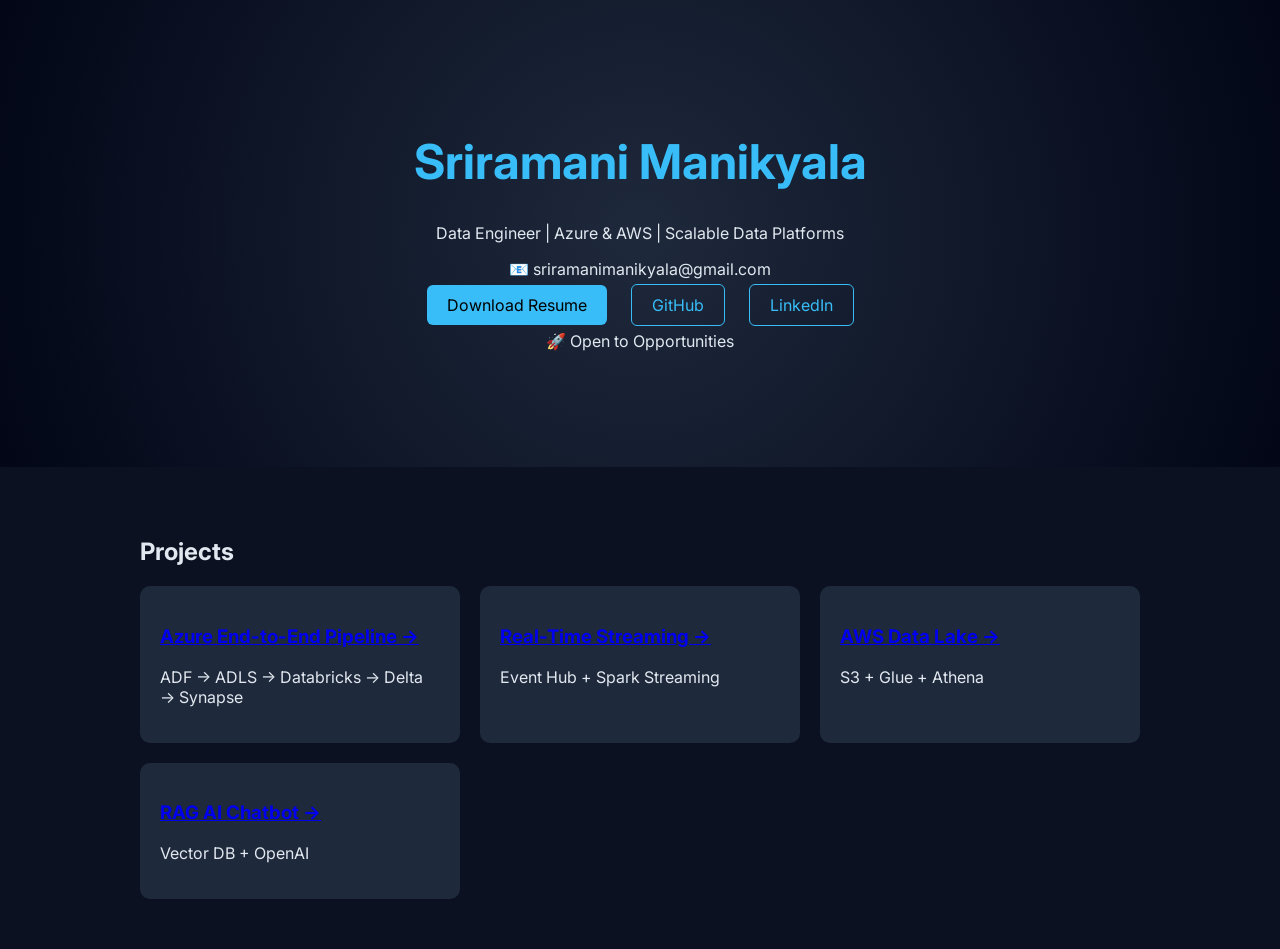
<file: index.html>
<!DOCTYPE html>
<html lang="en">
<head>
<meta charset="UTF-8">
<title>Sriramani Manikyala | Data Engineer</title>
<meta name="viewport" content="width=device-width, initial-scale=1.0">

<link href="https://fonts.googleapis.com/css2?family=Inter&display=swap" rel="stylesheet">
<link rel="stylesheet" href="style.css">
</head>

<body>

<header class="hero">
  <h1>Sriramani Manikyala</h1>
  <p>Data Engineer | Azure & AWS | Scalable Data Platforms</p>
  <p>📧 sriramanimanikyala@gmail.com</p>

  <div class="buttons">
    <a href="resume.pdf" class="primary">Download Resume</a>
    <a href="#" class="secondary">GitHub</a>
    <a href="#" class="secondary">LinkedIn</a>
  </div>

  <p class="highlight">🚀 Open to Opportunities</p>
</header>

<section>
<h2>Projects</h2>

<div class="grid">

<div class="card reveal">
  <h3><a href="project1.html">Azure End-to-End Pipeline →</a></h3>
  <p>ADF → ADLS → Databricks → Delta → Synapse</p>
</div>

<div class="card reveal">
  <h3><a href="project2.html">Real-Time Streaming →</a></h3>
  <p>Event Hub + Spark Streaming</p>
</div>

<div class="card reveal">
  <h3><a href="project3.html">AWS Data Lake →</a></h3>
  <p>S3 + Glue + Athena</p>
</div>

<div class="card reveal">
  <h3><a href="project4.html">RAG AI Chatbot →</a></h3>
  <p>Vector DB + OpenAI</p>
</div>

</div>
</section>

<script src="script.js"></script>
</body>
</html>
</file>
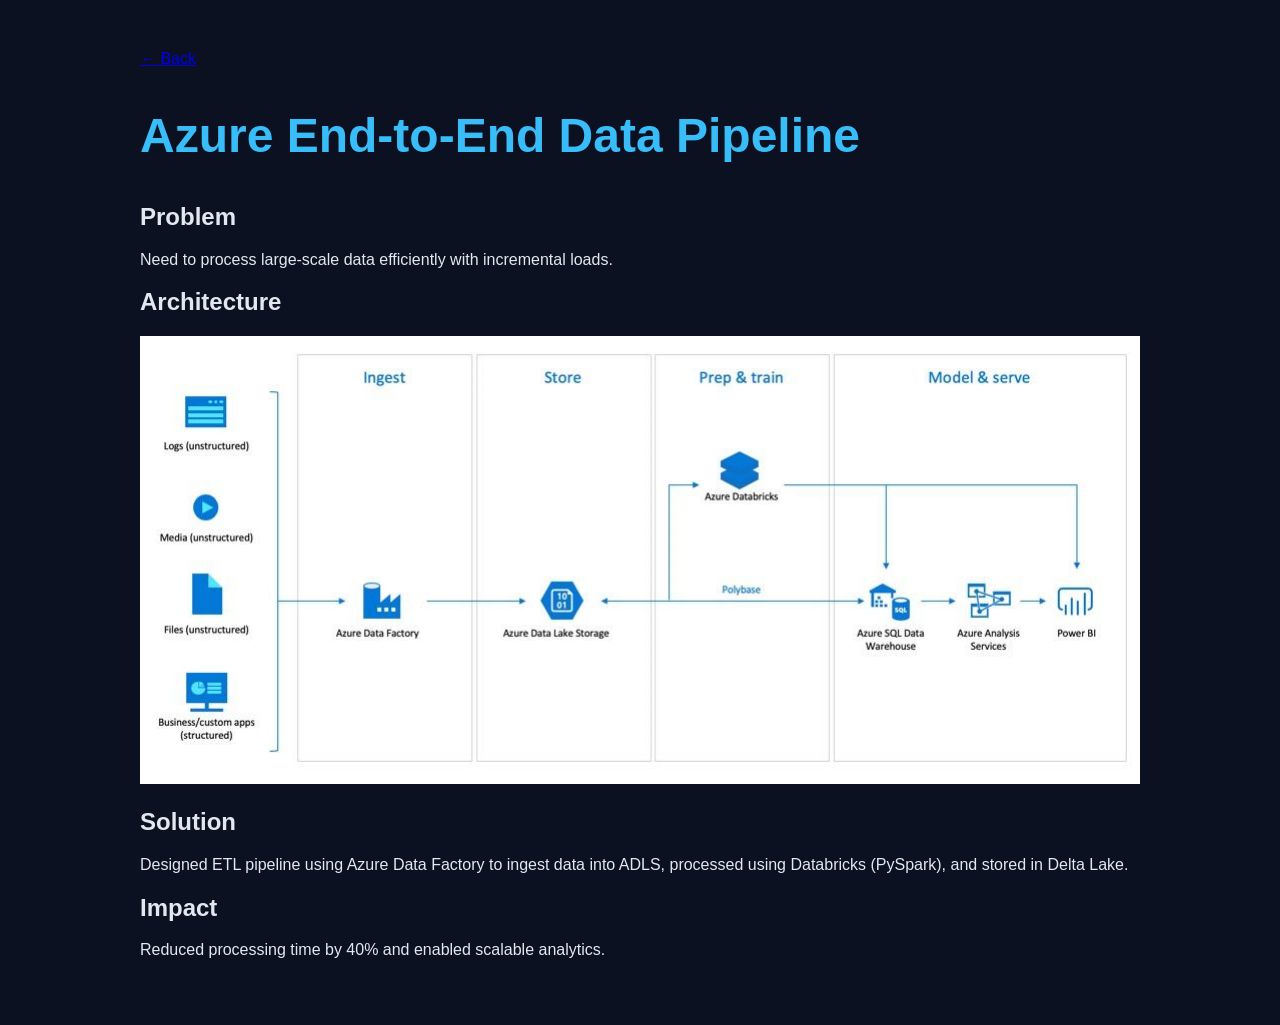
<file: project1.html>
<!DOCTYPE html>
<html>
<head>
<title>Azure Pipeline</title>
<link rel="stylesheet" href="style.css">
</head>
<body>

<section>
<a href="index.html">← Back</a>

<h1>Azure End-to-End Data Pipeline</h1>

<h2>Problem</h2>
<p>Need to process large-scale data efficiently with incremental loads.</p>

<h2>Architecture</h2>
<img src="architecture1.png" style="width:100%;">

<h2>Solution</h2>
<p>
Designed ETL pipeline using Azure Data Factory to ingest data into ADLS,
processed using Databricks (PySpark), and stored in Delta Lake.
</p>

<h2>Impact</h2>
<p>
Reduced processing time by 40% and enabled scalable analytics.
</p>

</section>
</body>
</html>
</file>
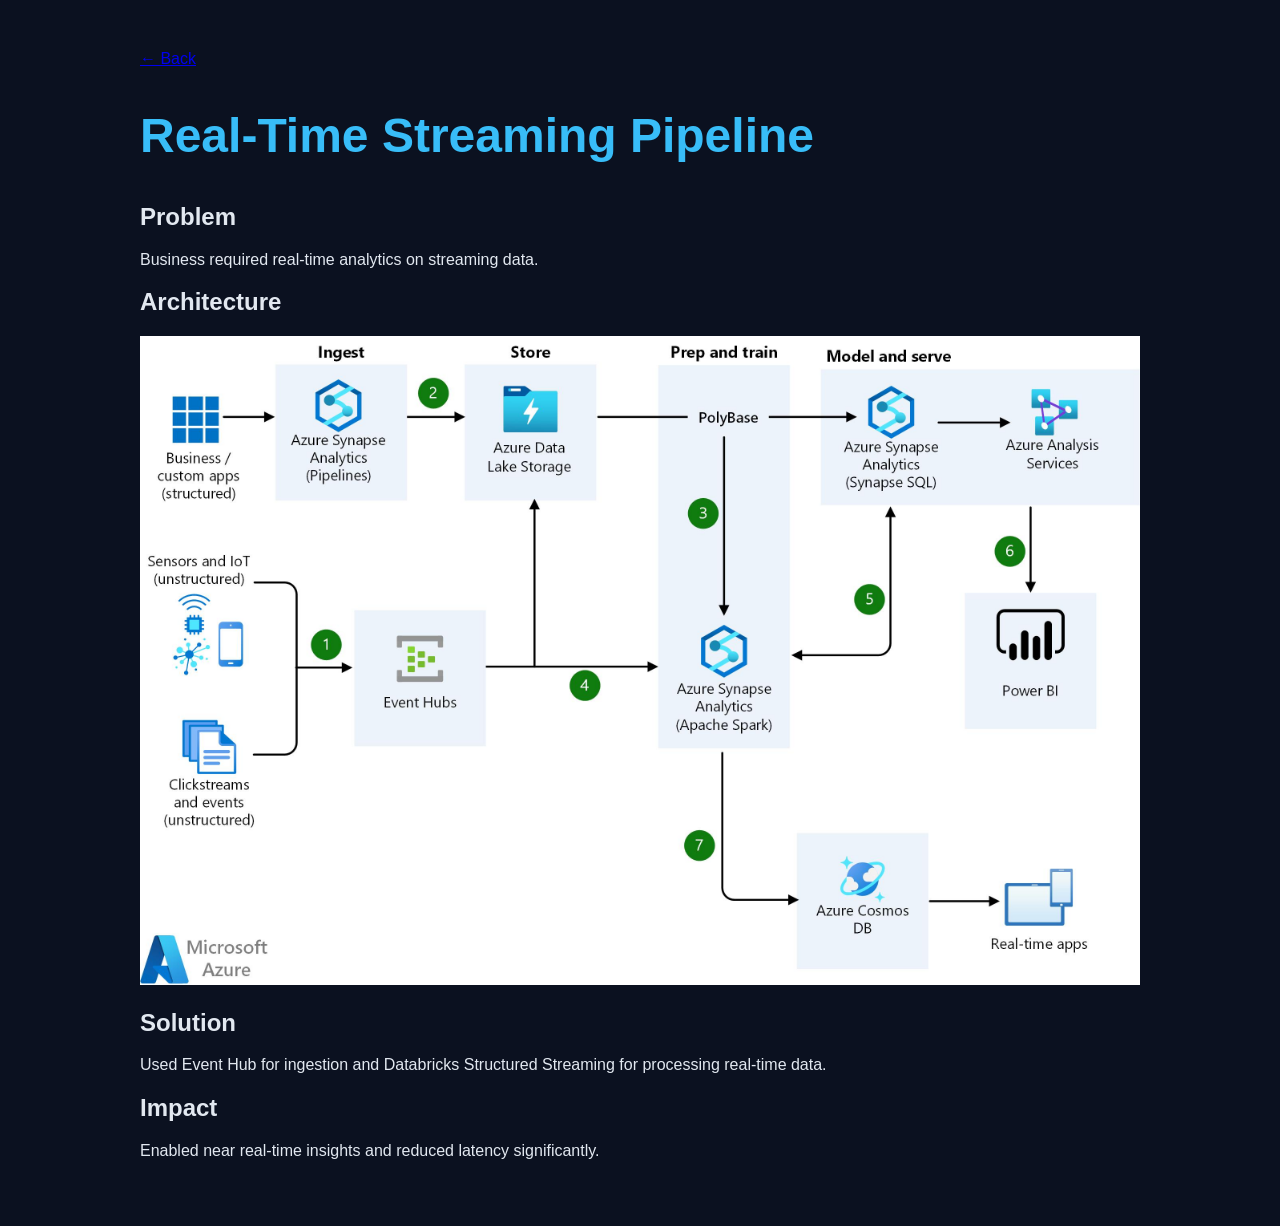
<file: project2.html>
<!DOCTYPE html>
<html>
<head>
<title>Streaming Pipeline</title>
<link rel="stylesheet" href="style.css">
</head>
<body>

<section>
<a href="index.html">← Back</a>

<h1>Real-Time Streaming Pipeline</h1>

<h2>Problem</h2>
<p>Business required real-time analytics on streaming data.</p>

<h2>Architecture</h2>
<img src="architecture2.png" style="width:100%;">

<h2>Solution</h2>
<p>
Used Event Hub for ingestion and Databricks Structured Streaming
for processing real-time data.
</p>

<h2>Impact</h2>
<p>
Enabled near real-time insights and reduced latency significantly.
</p>

</section>
</body>
</html>
</file>
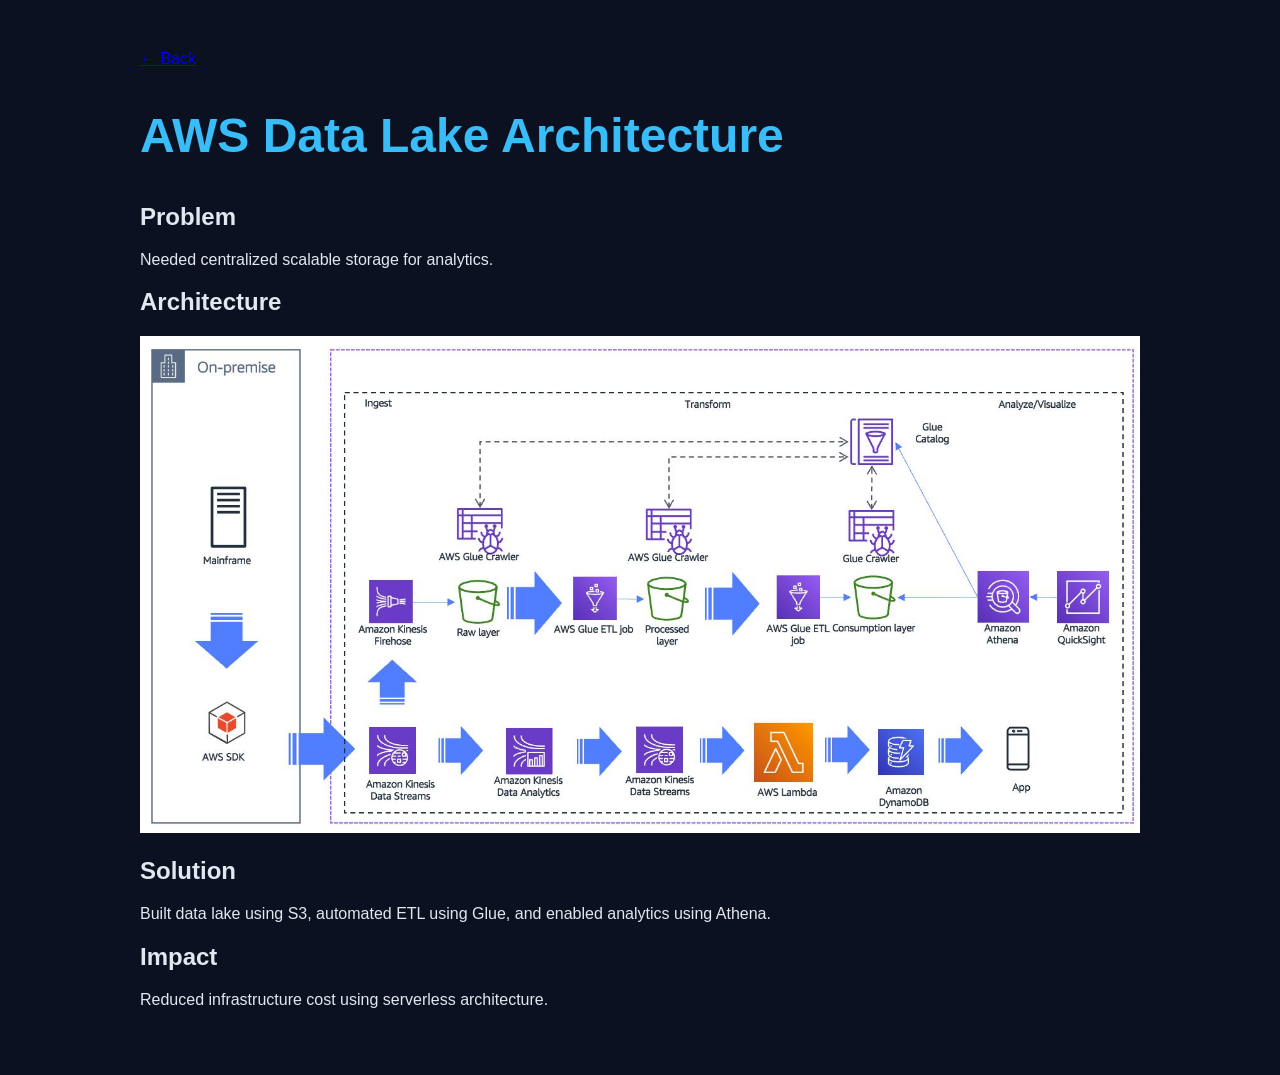
<file: project3.html>
<!DOCTYPE html>
<html>
<head>
<title>AWS Data Lake</title>
<link rel="stylesheet" href="style.css">
</head>
<body>

<section>
<a href="index.html">← Back</a>

<h1>AWS Data Lake Architecture</h1>

<h2>Problem</h2>
<p>Needed centralized scalable storage for analytics.</p>

<h2>Architecture</h2>
<img src="architecture3.png" style="width:100%;">

<h2>Solution</h2>
<p>
Built data lake using S3, automated ETL using Glue, and enabled
analytics using Athena.
</p>

<h2>Impact</h2>
<p>
Reduced infrastructure cost using serverless architecture.
</p>

</section>
</body>
</html>
</file>
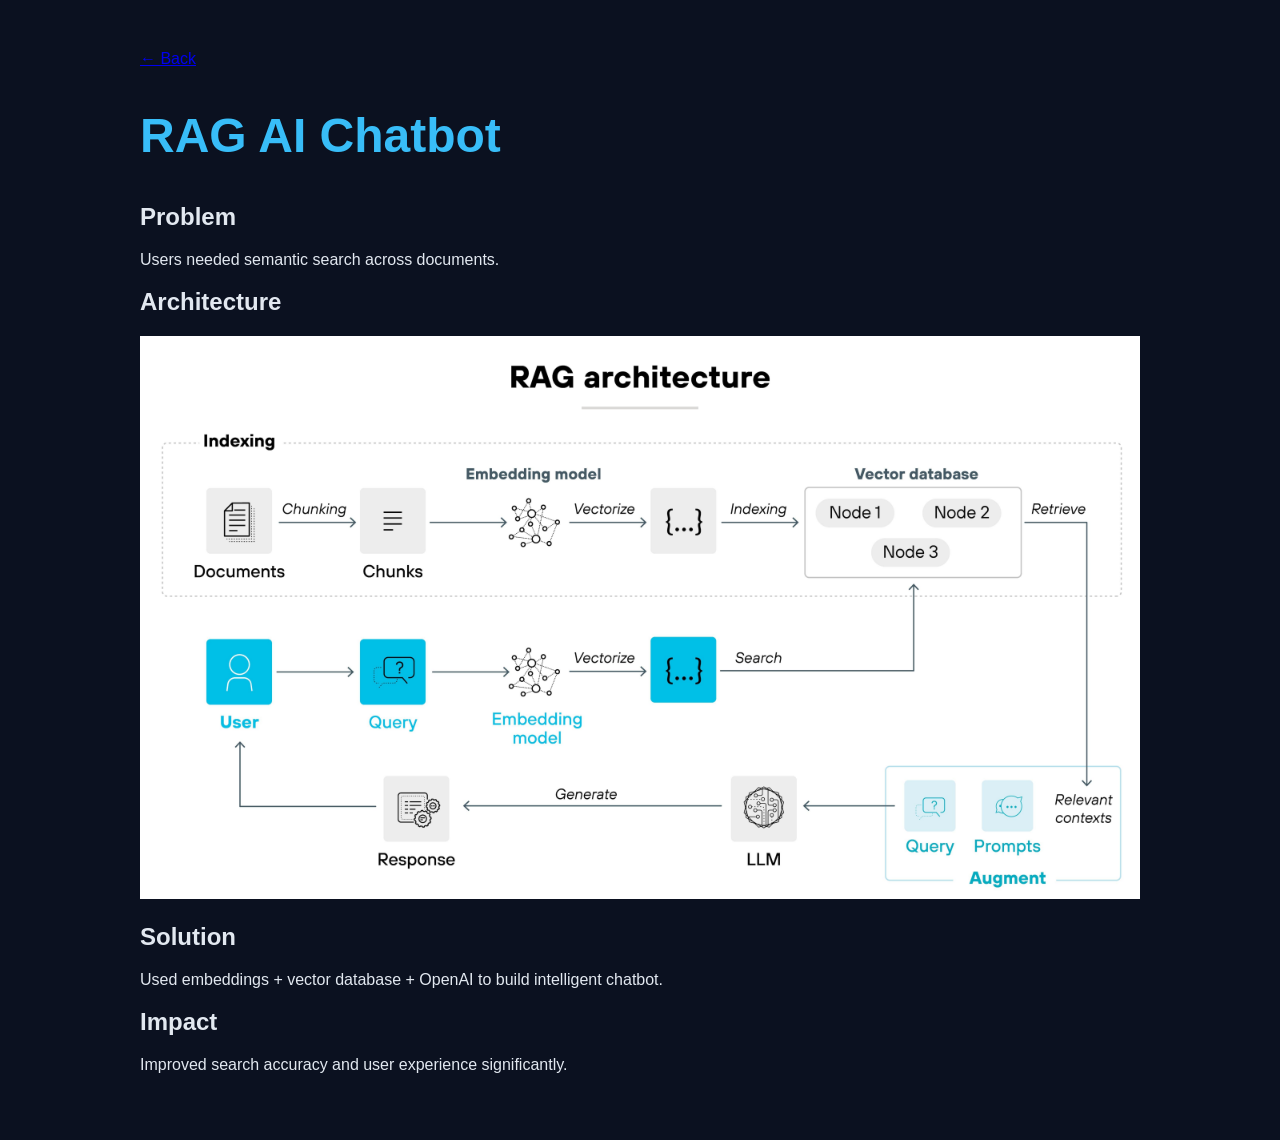
<file: project4.html>
<!DOCTYPE html>
<html>
<head>
<title>RAG Chatbot</title>
<link rel="stylesheet" href="style.css">
</head>
<body>

<section>
<a href="index.html">← Back</a>

<h1>RAG AI Chatbot</h1>

<h2>Problem</h2>
<p>Users needed semantic search across documents.</p>

<h2>Architecture</h2>
<img src="architecture4.png" style="width:100%;">

<h2>Solution</h2>
<p>
Used embeddings + vector database + OpenAI to build intelligent chatbot.
</p>

<h2>Impact</h2>
<p>
Improved search accuracy and user experience significantly.
</p>

</section>
</body>
</html>
</file>
<file: style.css>
body {
  margin:0;
  font-family: 'Inter', sans-serif;
  background:#0b1120;
  color:#e2e8f0;
}

.hero {
  text-align:center;
  padding:100px 20px;
  background: radial-gradient(circle,#1e293b,#020617);
}

h1 { color:#38bdf8; font-size:3rem; }

.buttons a {
  margin:10px;
  padding:10px 20px;
  border-radius:6px;
  text-decoration:none;
}

.primary { background:#38bdf8; color:black; }
.secondary { border:1px solid #38bdf8; color:#38bdf8; }

section {
  max-width:1000px;
  margin:auto;
  padding:50px 20px;
}

.grid {
  display:grid;
  grid-template-columns:repeat(auto-fit,minmax(250px,1fr));
  gap:20px;
}

.card {
  background:#1e293b;
  padding:20px;
  border-radius:10px;
  transition:0.3s;
}

.card:hover {
  transform:translateY(-10px);
}

/* Animation */
.reveal {
  opacity:0;
  transform:translateY(40px);
  transition:1s;
}

.reveal.active {
  opacity:1;
  transform:translateY(0);
}
</file>
